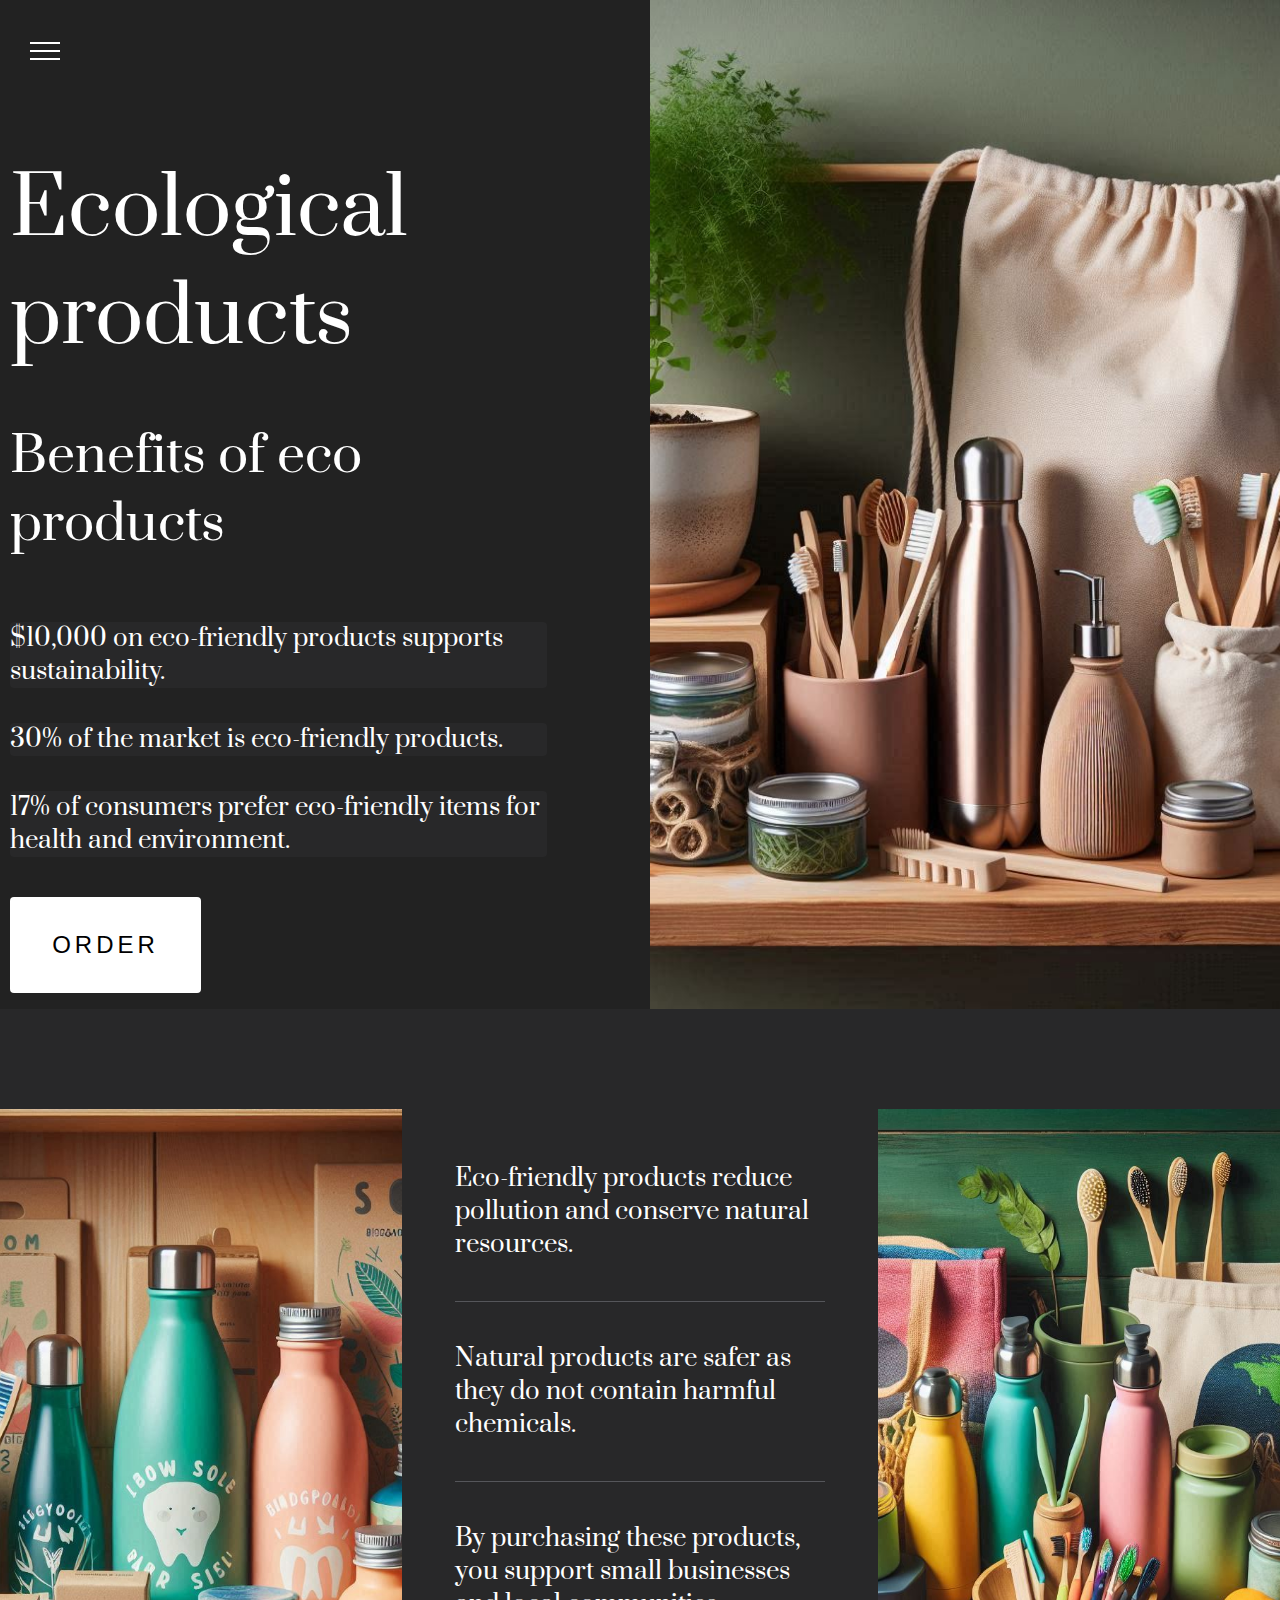
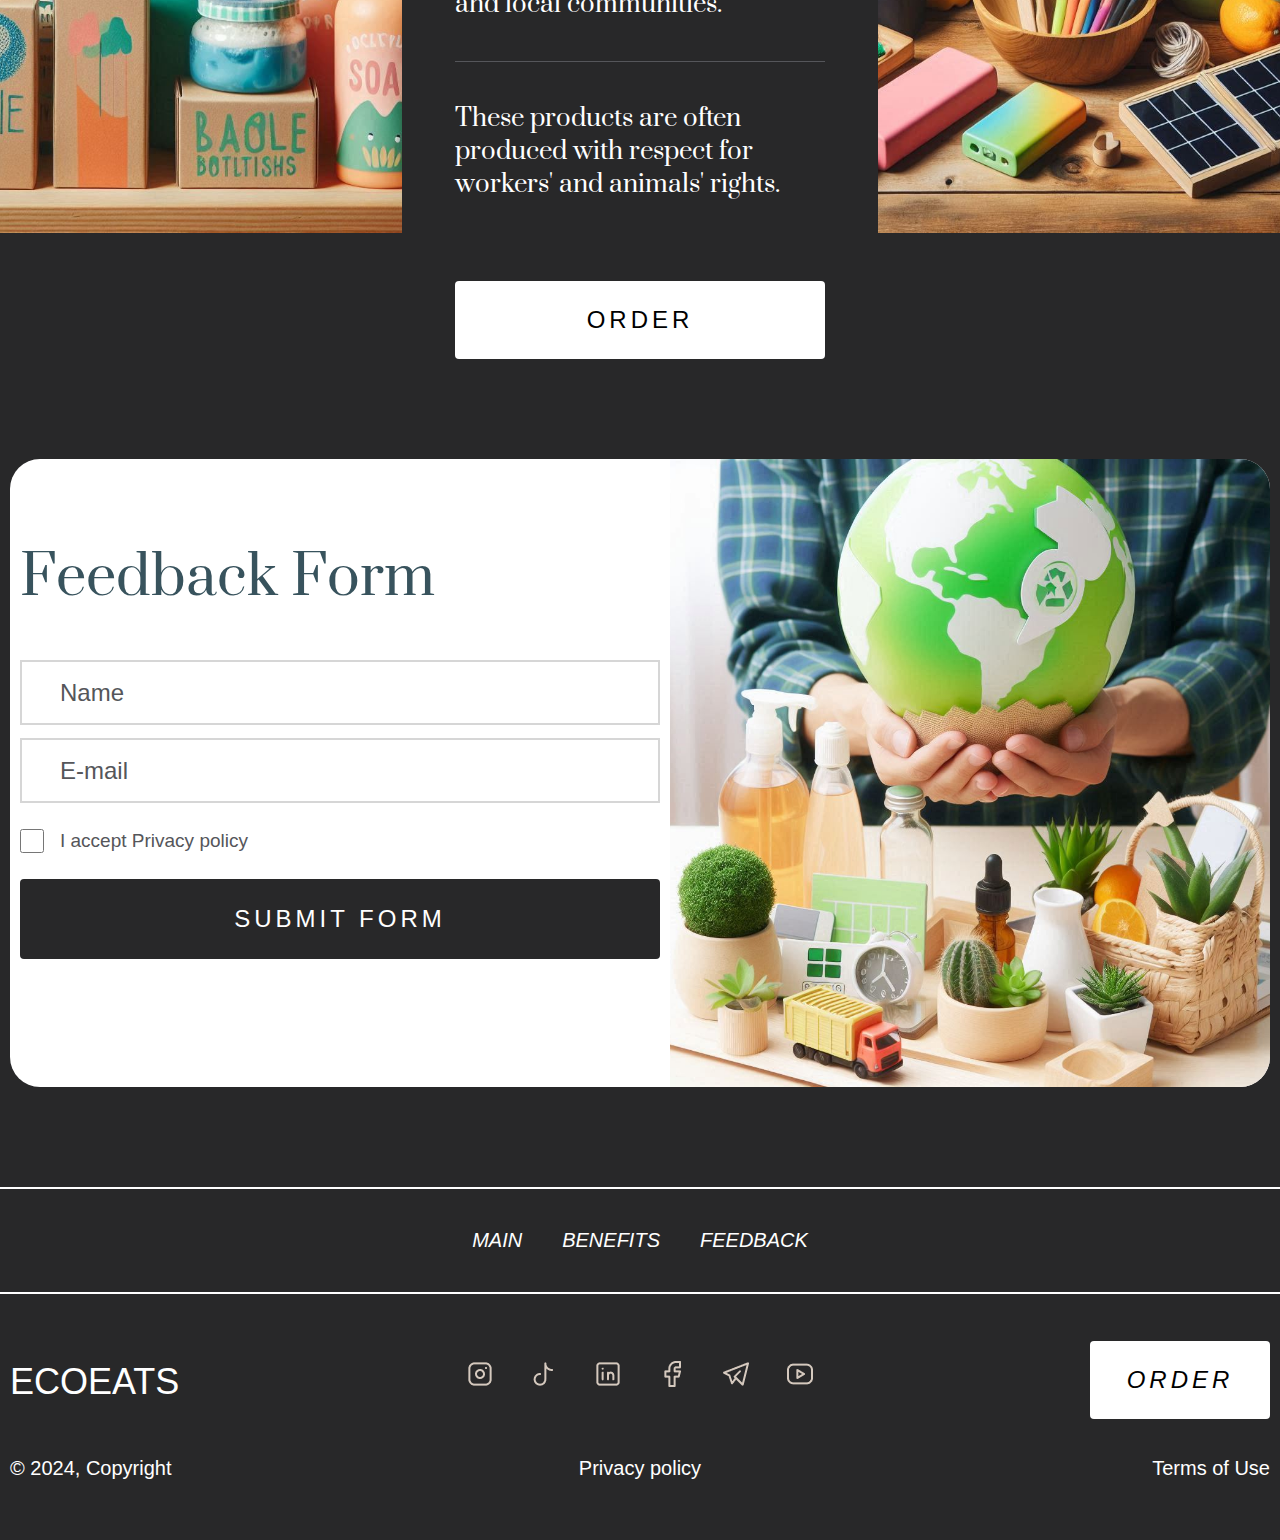
<file: task1/index.html>
<!DOCTYPE html>
<html lang="en">
<head>
    <meta charset="UTF-8">
    <meta name="viewport"
          content="width=device-width, user-scalable=no, initial-scale=1.0, maximum-scale=1.0, minimum-scale=1.0">
    <title>MST Task 1</title>

    <link rel="icon" href="src/assets/favicons/eco-icon.png" type="image/png">

    <!-- styles -->
    <link rel="stylesheet" href="src/assets/styles/main.css">
    <link rel="stylesheet" href="src/index.css">

    <!-- scripts -->
    <script src="src/blocks/index.js" type="module"></script>
</head>
<body>

<div class="wrapper">
    <div class="header-open-btn">
        <div class="lines">
            <span class="line"></span>
            <span class="line"></span>
            <span class="line"></span>
        </div>
    </div>

    <div id="main" class="main-section">
        <div class="main-section__wrapper">
            <div class="header">
                <div class="header__wrapper">
                    <div class="btn-close-header"><span></span><span></span></div>
                    <div class="header__content">
                        <div class="header__logo">EcoEats</div>
                        <div class="header-nav">
                            <div class="header-nav__links">
                                <a href="" class="header-nav__link nav-link" data-link-id="main">Main</a>
                                <a href="" class="header-nav__link nav-link" data-link-id="benefits">Benefits</a>
                                <a href="" class="header-nav__link nav-link" data-link-id="feedback">Feedback</a>
                            </div>
                        </div>
                    </div>
                </div>
            </div>

            <div class="main-section__left-side">
                <div class="main-section__content">
                    <div class="main-section__title">
                        <p>Ecological products</p>
                    </div>

                    <div class="main-section__subtitle">
                        <p>Benefits of eco products</p>
                    </div>

                    <div class="price-list">
                        <div class="price-list__container">
                            <p class="price-list__item">$10,000 on eco-friendly products supports sustainability.</p>
                            <p class="price-list__item">30% of the market is eco-friendly products.</p>
                            <p class="price-list__item">17% of consumers prefer eco-friendly items for health and environment.</p>
                        </div>
                    </div>

                    <button class="order-button basic-button basic-button-non-fill">ORDER</button>
                </div>
            </div>

            <div class="main-section__right-side">
                <div class="main-section__picture"></div>
            </div>
        </div>
    </div>

    <div id="benefits" class="benefits">
        <div class="benefits_wrapper flex">
            <div class="benefits__left-image">
                <div class="benefits__image"></div>
            </div>

            <div class="benefits__center-content">
                <div class="benefits-list flex">
                    <div class="benefits-list__item">
                        <p>Eco-friendly products reduce pollution and conserve natural resources.</p>
                    </div>
                    <div class="benefits-list__item">
                        <p>Natural products are safer as they do not contain harmful chemicals.</p>
                    </div>
                    <div class="benefits-list__item">
                        <p>By purchasing these products, you support small businesses and local communities.</p>
                    </div>
                    <div class="benefits-list__item">
                        <p>These products are often produced with respect for workers' and animals' rights.</p>
                    </div>
                </div>

                <button class="benefits-order-button basic-button basic-button-non-fill">ORDER</button>
            </div>

            <div class="benefits__right-image">
                <div class="benefits__image"></div>
            </div>
        </div>
    </div>

    <div id="feedback" class="feedback-form">
        <div class="feedback-form__wrapper flex">
            <div class="feedback-form__form">
                <p class="feedback-form__title">Feedback Form</p>

                <form action="" method="POST">
                    <label for="first_name" class="feedback-form__label">
                        <input type="text" name="first_name" placeholder="Name" required id="first_name" class="feedback-input">
                    </label>

                    <label for="email" class="feedback-form__label">
                        <input type="email" name="email" placeholder="E-mail" required id="email" class="feedback-input">
                    </label>

                    <div class="feedback-form_checkbox flex flex-vertical-center">
                        <input type="checkbox" id="checkbox-accept-privacy" required>
                        <label for="checkbox-accept-privacy" class="feedback-form_accept-privacy-text">I accept Privacy policy</label>
                    </div>

                    <button class="feedback-form__button basic-button basic-button-fill">SUBMIT FORM</button>
                </form>
            </div>

            <div class="feedback-form__right-image">
                <div class="feedback-form__image"></div>
            </div>
        </div>
    </div>

    <div class="footer">
        <div class="footer__wrapper">
            <div class="footer-topline">
                <div class="footer-topline__container flex flex-horizontal-center">
                    <div class="footer-top-line__item">
                        <a href="#" class="nav-link" data-link-id="main">MAIN</a>
                    </div>

                    <div class="footer-top-line__item nav-link">
                        <a href="#" class="nav-link" data-link-id="benefits">BENEFITS</a>
                    </div>

                    <div class="footer-top-line__item nav-link">
                        <a href="#" class="nav-link" data-link-id="feedback">FEEDBACK</a>
                    </div>
                </div>
            </div>

            <div class="footer-content flex">
                <div class="footer-content__wrapper flex">
                    <div class="footer-logo flex">
                        <p class="footer-logo__title">ECOEATS</p>
                        <p class="footer-content__second-text footer-logo__copyright">&copy 2024, Copyright</p>
                    </div>

                    <div class="footer-socials flex">
                        <div class="footer-socials__icons flex">
                            <div class="footer-socials__item">
                                <a href="#">
                                    <img src="src/assets/images/icons/socials/inst.png" alt="Instagram">
                                </a>
                            </div>

                            <div class="footer-socials__item">
                                <a href="#">
                                <img src="src/assets/images/icons/socials/tk.png" alt="TikTok">
                                </a>
                            </div>

                            <div class="footer-socials__item">
                                <a href="#">
                                    <img src="src/assets/images/icons/socials/in.png" alt="LinkedIn">
                                </a>
                            </div>

                            <div class="footer-socials__item">
                                <a href="#">
                                    <img src="src/assets/images/icons/socials/fb.png" alt="Facebook">
                                </a>
                            </div>

                            <div class="footer-socials__item">
                                <a href="#">
                                    <img src="src/assets/images/icons/socials/tg.png" alt="Telegram">
                                </a>
                            </div>

                            <div class="footer-socials__item">
                                <a href="#">
                                    <img src="src/assets/images/icons/socials/yt.png" alt="Youtube">
                                </a>
                            </div>
                        </div>

                        <p class="footer-content__second-text footer-socials__privacy">Privacy policy</p>
                    </div>

                    <div class="footer-order flex">
                        <button class="footer-button basic-button basic-button-non-fill">ORDER</button>
                        <p class="footer-content__second-text footer-order__terms">Terms of Use</p>
                    </div>
                </div>
            </div>
        </div>
    </div>
</div>

</body>
</html>
</file>
<file: task1/src/assets/styles/main.css>
@font-face {
    font-family: "Prata Regular";
    src: url("../fonts/Prata-Regular.ttf");
}

* {
    padding: 0;
    margin: 0;
    box-sizing: border-box;
}

body {
    font-family: "Prata Regular", sans-serif;
    font-size: 16px;
    color: #fff;
}

a {
    text-decoration: none;
    color: #fff;
}

.flex {
    display: flex;
}

.flex-horizontal-center {
    justify-content: center;
}

.flex-vertical-center {
    align-items: center;
}

.flex-center {
    justify-content: center;
    align-items: center;
}

/* base button */
.basic-button {
    width: 100%;
    text-transform: uppercase;
    outline: none;
    border: none;
    font-family: "Arial Narrow", sans-serif;
    font-size: 24px;
    letter-spacing: 4px;
    cursor: pointer;
    -webkit-border-radius: 4px;
    -moz-border-radius: 4px;
    border-radius: 4px;
    -moz-transition: background-color .25s;
    -o-transition: background-color .25s;
    -webkit-transition: background-color .25s;
    transition: background-color .25s;
}

.basic-button-non-fill {
    background-color: #fff;
    color: #000;
}

.basic-button-non-fill:hover {
    background-color: var(--basic-color-second);
    color: #fff;
    border: 1px solid #fff;
}

.basic-button-fill {
    background-color: var(--basic-color-second);
    color: #fff;
}

.basic-button-fill:hover {
    background-color: #fff;
    border: 1px solid var(--basic-color-second);
    color: #000;
}
</file>
<file: task1/src/index.css>
@import "./variables/variables.css";

/* import all blocks */
@import "blocks/wrapper/wrapper.css";
@import "blocks/main-section/main-section.css";
@import "blocks/header/header.css";
@import "blocks/benefits/benefits.css";
@import "blocks/feedback-form/feedback-form.css";
@import "blocks/footer/footer.css";

/* import all media */
@import "media/main-section.media.css";
@import "media/header.media.css";
@import "media/feedback-form.media.css";
@import "media/benefits.media.css";
@import "media/footer.media.css";
</file>
